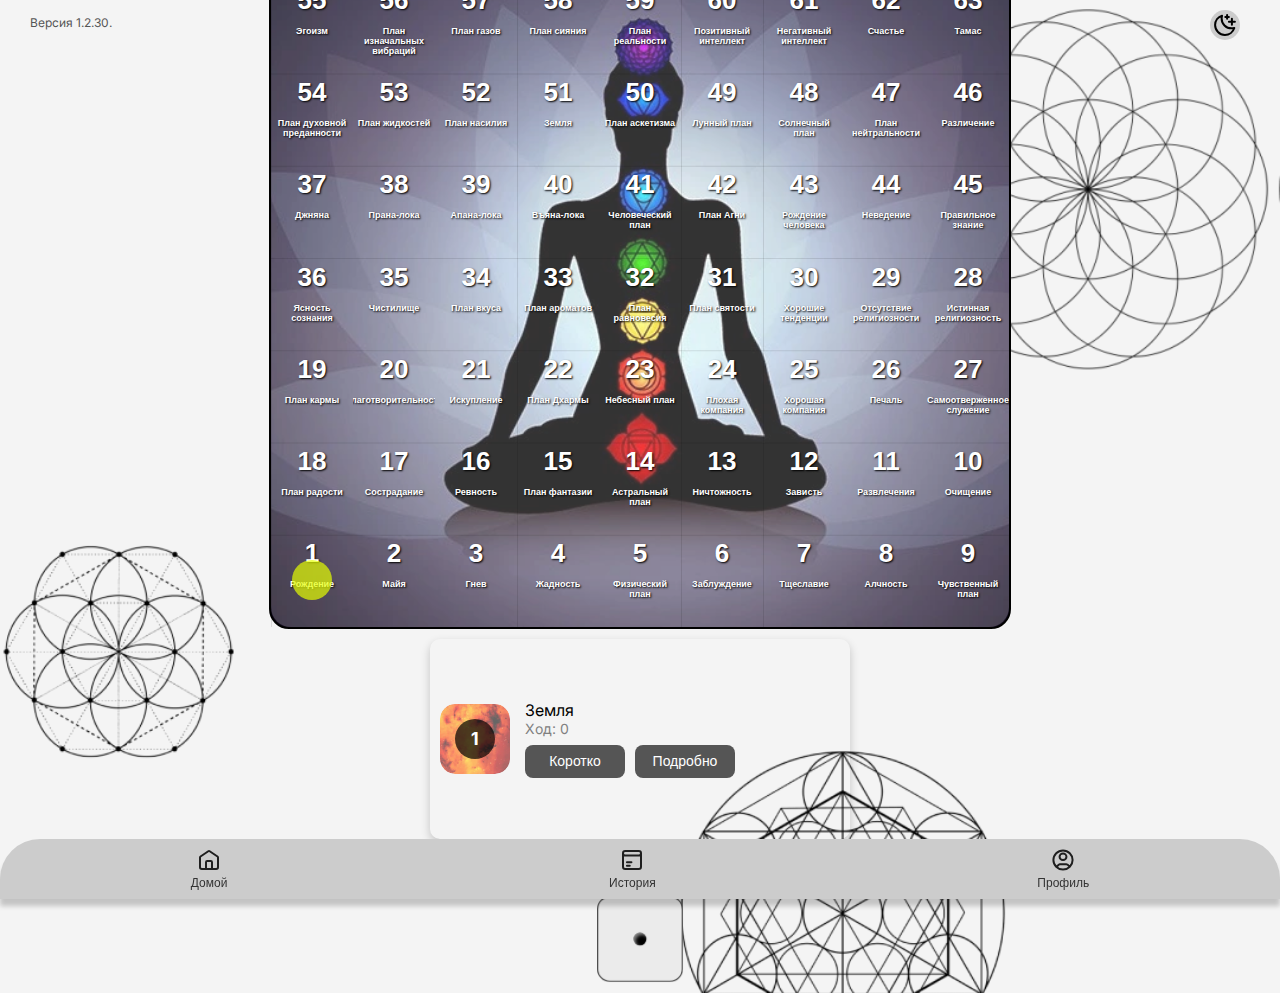
<file: index.html>
<!DOCTYPE html>
<html lang="en">
<head>
    <meta charset="UTF-8">
    <meta name="viewport" content="width=device-width, initial-scale=1.0">
    <meta name="theme-color" id="themeColor" content="#ccc">
    <title>Leela Game</title>
    <link rel="stylesheet" href="styles.css">
    <link rel="manifest" href="manifest.json">
    <link href="https://fonts.googleapis.com/css2?family=Inter:wght@300;400;500;600;700&display=swap" rel="stylesheet">
    <script src="scripts.js" defer></script>
</head>
<body>
    <div class="game-version">Версия 1.2.30.</div>
    <div class="theme-switcher">
        <label class="toggle">
            <input type="checkbox" id="themeToggle">
            <span class="slider">
                <img src="theme_icons/moon-02.svg" alt="Day" class="icon day-icon">
                <img src="theme_icons/sun-02.svg" alt="Night" class="icon night-icon">
            </span>
        </label>
    </div>  

    <div class="game-container">
        <!-- Кнопка "Начать заново" -->
        <button class="restart-button" id="restartGame">Начать заново</button>

        <!-- Игровое поле -->
        <div class="board-container">
            <div class="board" id="board"></div>
            <div class="player" id="player"></div>
        </div>      

        <!-- Лог ходов -->
        <div class="turn-info">
            <div class="icon-container">
                <img src="general/back.png" alt="Ход" class="turn-icon">
                <div class="dice-overlay" id="diceResult">1</div>
            </div>
            <div class="turn-text">
                <div class="turn-cell" id="turnName">Земля</div>
                <div class="turn-details">
                    <span id="turnNumber">Ход: 0</span>
                </div>
                <div class="turn-buttons">
                    <button class="turn-btn" id="shortBtn">Коротко</button>
                    <button class="turn-btn" id="detailedBtn">Подробно</button>
                </div>
            </div>
        </div>
    </div>

    <!-- Всплывающее окно --> 
    <div id="popup-overlay" class="popup-overlay"></div>
    <div id="popup" class="popup">
        <div class="popup-content">
            <span id="popup-close" class="popup-close">&times;</span>
            <div id="popup-text"></div>
        </div>
    </div> 

        <!-- Сообщения -->
        <div class="message-container" id="messageContainer"></div>

        <!-- Кубик -->
        <div class="controls">
            <div class="gen-container">
                <div class="contain-dice-6">
                    <div class="dice-6">
                        <ol class="die-list even-roll" data-roll="1" id="animatedDice">
                            <li class="die-item" data-side="1"><span class="dot"></span></li>
                            <li class="die-item" data-side="2"><span class="dot"></span><span class="dot"></span></li>
                            <li class="die-item" data-side="3"><span class="dot"></span><span class="dot"></span><span class="dot"></span></li>
                            <li class="die-item" data-side="4"><span class="dot"></span><span class="dot"></span><span class="dot"></span><span class="dot"></span></li>
                            <li class="die-item" data-side="5"><span class="dot"></span><span class="dot"></span><span class="dot"></span><span class="dot"></span><span class="dot"></span></li>
                            <li class="die-item" data-side="6"><span class="dot"></span><span class="dot"></span><span class="dot"></span><span class="dot"></span><span class="dot"></span><span class="dot"></span></li>
                        </ol>
                    </div>
                </div>
            </div>
        </div>


    <!-- История ходов (убран дубликат) -->
    <div id="historyModal" class="modal">
        <div class="modal-overlay"></div>
        <div class="modal-content">
            <h2>История ходов</h2>
            <div class="log">
                <table class="log-table" id="logTable">
                    <thead>
                        <tr>
                            <th>Ход</th>
                            <th>Кубик</th>
                            <th>Описание</th>
                        </tr>
                    </thead>
                    <tbody id="logBody"></tbody>
                </table>
            </div>
        </div>
        <button id="closeModal" class="close-button">
            <img src="footer_icons/chevron-down.svg" alt="Свернуть">
        </button>
    </div>

    <!-- Футер -->
    <footer class="footer">
        <button class="footer-button" id="homeButton">
            <img src="footer_icons/home-04.svg" alt="Домой" class="footer-icon">
            <span>Домой</span>
        </button>
        <button class="footer-button" id="historyButton">
            <img src="footer_icons/mail-05.svg" alt="История" class="footer-icon">
            <span>История</span>
        </button>
        <button class="footer-button" id="profileButton">
            <img src="footer_icons/user-profile-circle.svg" alt="Профиль" class="footer-icon">
            <span>Профиль</span>
        </button>
    </footer>
</body>
</html>
</file>
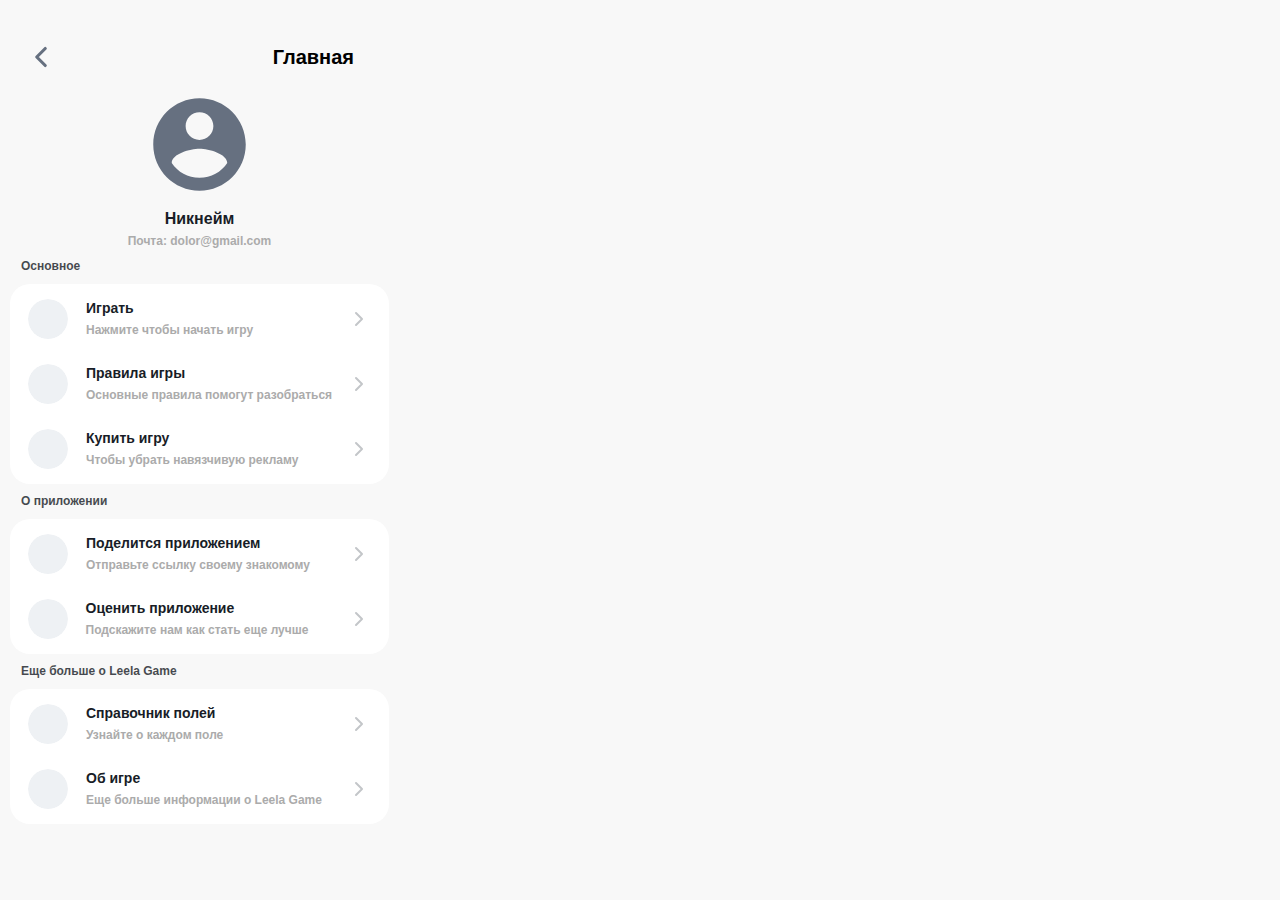
<file: main.html>
<!DOCTYPE html>
<html lang="en">
    <head>
        <meta charset="UTF-8" />
        <meta name="viewport" content="width=device-width, initial-scale=1.0" />
        <meta name="theme-color" id="themeColor" content="#ccc">
        <link rel="stylesheet" href="styles.css">
        <link rel="manifest" href="manifest.json">
        <title>Generated by Codia AI</title>
        <link href="https://fonts.googleapis.com/css2?family=Inter:wght@300;400;500;600;700&display=swap" rel="stylesheet">
        <script src="scripts.js" defer></script>       
    </head>
    <body>
        <div class="main-container">
            <div class="group">
                <div class="pic" onclick="window.location.href='index.html';" style="cursor: pointer;"></div>
                <span class="text">Главная</span>
            </div>
            <div class="box">
                <div class="img"></div>
                <div class="wrapper">
                    <span class="text-2">Никнейм</span
                    ><span class="text-3">Почта: dolor@gmail.com</span>
                </div>
                <div class="group-2"><span class="text-4">Основное</span></div>
                <div class="box-2">
                    <div class="box-3" id="playButton" style="cursor: pointer;">
                        <div class="pic-2"></div>
                        <div class="box-4">
                            <span class="text-5">Играть</span><span class="text-6">Нажмите чтобы начать игру</span>
                        </div>
                        <div class="img-2"></div>
                    </div>                                
                    <div class="box-5">
                        <div class="pic-3"></div>
                        <div class="box-6">
                            <span class="text-7">Правила игры</span
                            ><span class="text-8">Основные правила помогут разобраться</span>
                        </div>
                        <div class="pic-4"></div>
                    </div>
                    <div class="box-7">
                        <div class="img-3"></div>
                        <div class="box-8">
                            <span class="text-9">Купить игру</span
                            ><span class="text-a">Чтобы убрать навязчивую рекламу</span>
                        </div>
                        <div class="pic-5"></div>
                    </div>
                </div>
                <div class="box-9"><span class="text-b">О приложении</span></div>
                <div class="group-3">
                    <div class="wrapper-2">
                        <div class="pic-6"></div>
                        <div class="wrapper-3">
                            <span class="text-c">Поделится приложением</span
                            ><span class="text-d">Отправьте ссылку своему знакомому</span>
                        </div>
                        <div class="pic-7"></div>
                    </div>
                    <div class="wrapper-4">
                        <div class="pic-8"></div>
                        <div class="box-a">
                            <span class="text-e">Оценить приложение</span
                            ><span class="text-f">Подскажите нам как стать еще лучше</span>
                        </div>
                        <div class="pic-9"></div>
                    </div>
                </div>
                <div class="group-4">
                    <span class="text-10">Еще больше о Leela Game</span>
                </div>
                <div class="section">
                    <div class="group-5">
                        <div class="pic-a"></div>
                        <div class="box-b">
                            <span class="text-11">Справочник полей</span
                            ><span class="text-12">Узнайте о каждом поле </span>
                        </div>
                        <div class="img-4"></div>
                    </div>
                    <div class="box-c">
                        <div class="img-5"></div>
                        <div class="wrapper-5">
                            <span class="text-13">Об игре</span
                            ><span class="text-14">Еще больше информации о Leela Game</span>
                        </div>
                        <div class="img-6"></div>
                    </div>
                </div>
            </div>
        </div>
        <!-- Generated by Codia AI - https://codia.ai/ -->
    </body>
</html>
</file>
<file: styles.css>
:root { /* Тема */
    --background-color-light: #333; /* Тёмный фон теперь светлая тема */
    --background-color-dark: #f4f4f4; /* Светлый фон теперь тёмная тема */
    --text-color-light: #fff; /* Светлый текст для "светлой темы" */
    --text-color-dark: #000; /* Тёмный текст для "тёмной темы" */ 
    --primary-color-light: #333; /* Цвет основной кнопки для новой "светлой темы" */
    --primary-color-dark: #333; /* Цвет основной кнопки для новой "тёмной темы" */
    /*--modal-bg-light: #c72525;
    --modal-bg-dark: #333333;*/
    /*--theme-color-light: #a50d0d; /* Цвет строки состояния для светлой темы */
    /*--theme-color-dark: #333; /* Цвет строки состояния для темной темы */
}

.theme-switcher { /* Переключатель темы */
    position: absolute; /* Абсолютное позиционирование элемента */
    top: 10px; /* Отступ сверху от родителя */
    right: 10px; /* Отступ справа от родителя */
    font-size: 16px; /* Размер шрифта элемента */
}

.toggle { /* Переключатель темы */
    position: relative; /* Относительное позиционирование для точного размещения дочерних элементов. */
    display: inline-block;
    width: 60px; /* Размер круга */
    height: 60px; /* Размер круга */
}

.toggle input { /* Переключатель темы */
    opacity: 0; /* Скрывает чекбокс */
    width: 0;
    height: 0;
}

.slider { /* Переключатель темы */
    position: absolute;
    cursor: pointer;
    top: 0;
    left: 0;
    width: 30px; /* Размер круга */
    height: 30px; /* Размер круга */
    background-color: #ccc; /* Цвет по умолчанию */
    border-radius: 50%; /* Делаем переключатель кругом */
    display: flex;
    align-items: center; /* Центрируем содержимое по вертикали */
    justify-content: center; /* Центрируем содержимое по горизонтали */
    transition: background-color 0.4s; /* Плавный переход для смены цвета */
}

.slider .icon { /* Переключатель темы */
    width: 24px; /* Размер иконок */
    height: 24px;
}

.slider .day-icon { /* Переключатель темы */
    display: block; /* Показываем иконку солнца по умолчанию */
}

.slider .night-icon { /* Переключатель темы */
    display: none; /* Скрываем иконку луны по умолчанию */
}

.toggle input:checked + .slider { /* Переключатель темы */
    background-color: #474747; /* Цвет для тёмной темы */
}

.toggle input:checked + .slider .day-icon { /* Переключатель темы */
    display: none; /* Скрываем иконку солнца при включении */
}

.toggle input:checked + .slider .night-icon { /* Переключатель темы */
    display: block; /* Показываем иконку луны при включении */
}


html, body {
    height: 100vh; /* Делаем всю страницу на 100% высоты экрана */
    width: 100vw;  /* Гарантируем полную ширину */
    margin: 0;
    padding: 0;
}

body {
    display: flex;
    flex-direction: column;
    align-items: center;
    justify-content: center;
    background-image: url('back.png'); /* Устанавливаем фоновое изображение */
    background-repeat: no-repeat;
    background-size: cover; /* Фон заполняет весь экран */
    background-position: center; /* Центрируем изображение */
    background-attachment: fixed; /* Фиксируем фон при прокрутке */
    background-color: var(--background-color-light); /* Фон для темы */
    color: var(--text-color-light); /* Цвет текста */
    transition: background-color 0.3s, color 0.3s; /* Плавный переход тем */
}

.game-version { /* Номер версии */
    position: absolute; /* Устанавливаем абсолютное позиционирование */
    top: 10px; /* Отступ от верхнего края */
    left: 20px; /* Отступ от левого края */
    font-size: 12px; /* Размер шрифта */
    color: #555; /* Цвет текста */
    padding: 5px 10px; /* Внутренние отступы */
    border-radius: 5px; /* Скругленные углы */
    z-index: 1000; /* Поверх других элементов */
    font-family: 'Inter', sans-serif;
}

.board-container {
    border-radius: 20px;
    position: relative;
    width: 82vmin;
    height: 82vmin;
    background: url('background.webp') no-repeat center center;
    background-size: cover;
    border: 2px solid var(--text-color-light);
    margin-left: auto; /* Автоматический отступ слева */
    margin-right: auto; /* Автоматический отступ справа */
}


.board { /* Доска деление */
    display: grid; /* Использует CSS Grid Layout для упрощения размещения элементов */
    grid-template-columns: repeat(9, 1fr); /* Делит контейнер на 9 равных колонок */
    grid-template-rows: repeat(8, 1fr); /* Делит контейнер на 8 равных строк */
    gap: 0; /* Убирает отступы между элементами сетки */
    position: absolute; /* Абсолютное позиционирование внутри родительского элемента */
    width: 100%; /* Ширина элемента занимает 100% от родительского контейнера */
    height: 100%; /* Высота элемента занимает 100% от родительского контейнера */
    border-radius: 20px;
    background: rgba(255, 255, 255, 0.2); /* Полупрозрачный белый фон для сетки */
}

.board::before { /* Доска элементы */
    content: ""; /* Добавляет псевдоэлемент перед содержимым .board */
    position: absolute; /* Абсолютное позиционирование внутри элемента .board */
    top: 0; /* Располагает верхнюю границу псевдоэлемента у верхней границы родителя */
    left: 0; /* Располагает левую границу псевдоэлемента у левой границы родителя */
    right: 0; /* Располагает правую границу псевдоэлемента у правой границы родителя */
    bottom: 0; /* Располагает нижнюю границу псевдоэлемента у нижней границы родителя */
    background-image: linear-gradient(to right, rgba(0, 0, 0, 0.1) 1px, transparent 1px), linear-gradient(to bottom, rgba(0, 0, 0, 0.1) 1px, transparent 1px); /* Добавляет две перекрещивающиеся сетки для создания эффекта линий */
    background-size: calc(100% / 9) calc(100% / 8); /* Размер ячеек сетки соответствует количеству колонок и строк */
    pointer-events: none; /* Отключает возможность взаимодействия с псевдоэлементом (например, клики) */
}

.cell {
    display: flex; /* Делает ячейку гибким контейнером */
    flex-direction: column; /* Располагает текст внутри ячейки по вертикали */
    align-items: center; /* Центрирует содержимое по горизонтали */
    justify-content: flex-start; /* Центрирует содержимое по вертикали */
    text-align: center; /* Центрирует текст */
    padding: 5%; /* Внутренний отступ от границ ячейки */
    font-size: 1vmin; /* Размер шрифта текста внутри ячейки */
    font-weight: bold; /* Делает текст жирным */
    color: #fff; /* Цвет текста */
    text-shadow: 1px 1px 2px #000; /* Тень для текста */
    background: rgba(0, 0, 0, 0.0); /* Полупрозрачный фон */
    overflow: hidden; /* Убирает содержимое, выходящее за границы */
    font-family: -apple-system, BlinkMacSystemFont, 'Segoe UI', Roboto, 'Helvetica Neue', Arial, sans-serif;
}

.cell span {
    font-size: 2.9vmin; /* Размер шрифта для цифр */
}

.player {
    width: 40px; /* Устанавливает ширину игрока */
    height: 40px; /* Устанавливает высоту игрока */
    background-color: rgba(229, 255, 0, 0.696); /* Полупрозрачный желтый цвет для игрока */
    border-radius: 50%; /* Делает игрока кругом */
    position: absolute; /* Абсолютное позиционирование для точного размещения */
    transform: translate(-50%, -50%); /* Центрирует элемент относительно своей позиции */
}

.controls {
    padding: 10px;
    position: relative;
    max-width: 400px; /* Максимальная ширина, чтобы не было слишком большого растяжения */
    margin-bottom: 10px; /* Отступ снизу */
}

.log { /* История логи */
    border-radius: 20px; /* Закругляет углы контейнера доски */
    max-width: 90vmin; /* Устанавливает максимальную ширину лога */
    margin-top: 10px; /* Отступ сверху для отделения от других элементов */
    text-align: left; /* Выравнивает текст по левому краю */
    font-size: 16px; /* Размер шрифта для текста */
    overflow-y: auto; /* Добавляет прокрутку по вертикали, если содержимое превышает высоту */
    height: 100%; /* Устанавливает фиксированную высоту для лога */
    border: 1px solid var(--text-color-dark); /* Рамка с использованием темного цвета текста */
    padding: 5px; /* Внутренние отступы вокруг текста */
    background: var(--background-color-light); /* Фон с использованием переменной темы */
}

.log-table { /* История логи1 */
    width: 100%; /* Таблица занимает всю ширину родителя */
    border-collapse: collapse; /* Убирает промежутки между границами ячеек */
    text-align: left; /* Выравнивание текста по левому краю */
    font-family: 'Inter', sans-serif;
}

.log-table th, .log-table td { /* История логи2 */
    padding: 8px; /* Внутренние отступы внутри ячеек */
    font-family: 'Inter', sans-serif;
}

.log-table th { /* История логи3 */
    background-color: var(--primary-color-light); /* Фон заголовков таблицы с использованием переменной темы */
    color: var(--text-color-light); /* Цвет текста заголовков */
    border-radius: 25px; /* Закругляет углы контейнера доски */
}

/* Кнопка "Начать заново" */
.restart-button {
    display: block; /* Превращаем кнопку в блочный элемент */
    font-size: 14px; /* Размер шрифта кнопки */
    padding: 10px 20px; /* Внутренние отступы для кнопки */
    margin-top: -68px; /* Отступ сверху для отделения от других элементов */
    margin-bottom: 20px; /* Отступ снизу для отделения от других элементов */
    background-color: #5a5a5a; /* Цвет фона кнопки */
    color: rgb(205, 205, 205); /* Цвет текста кнопки */
    border: none; /* Убираем стандартную рамку кнопки */
    border-radius: 25px; /* Закругленные углы кнопки */
    cursor: pointer; /* Указывает, что кнопка кликабельна */
    transition: background-color 0.3s ease; /* Плавное изменение цвета при наведении */
    font-family: 'Inter', sans-serif;
    margin-left: auto; /* Автоматический отступ слева */
    margin-right: auto; /* Автоматический отступ справа */
}

.restart-button:hover {
    background-color: #292929; /* Темнее при наведении */
}

/* Стили для 3D кубика */
.gen-container {
    display: inline-block;
    justify-content: center; /* Центрируем кубик по горизонтали */
    position: relative;
    width: 80px;
    height: 80px;
    perspective: 600px;
}

.contain-dice-6 {
    width: 100%;
    height: 100%;
    position: relative;
    transform-style: preserve-3d;
}

.dice {
    font-size: 20px; /* Устанавливает размер шрифта для текста внутри кнопки */
    cursor: pointer; /* Указывает, что элемент кликабельный */
    padding: 10px 20px; /* Добавляет внутренние отступы вокруг текста */
    background-color: var(--primary-color-light); /* Задает фон кнопки с использованием переменной темы */
    color: var(--text-color-light); /* Цвет текста кнопки */
    border: none; /* Убирает стандартную рамку кнопки */
    border-radius: 5px; /* Закругленные углы для кнопки */
}

.dice:hover {
    background-color: #0056b3; /* Меняет фон кнопки при наведении */
}

.dice-6 {
    width: 100%;
    height: 100%;
    position: absolute;
    transform-style: preserve-3d;
    transition: transform 0.6s ease;
}

.die-list {
    width: 100%;
    height: 100%;
    margin: 0;
    padding: 0;
    list-style: none;
    position: relative;
    transform-style: preserve-3d;
}

.die-item {
    position: absolute;
    width: 100%;
    height: 100%;
    backface-visibility: hidden;
    background: #ebebeb; /* Цвет кубика */
    border: 1px solid #323232; /* Цвет границы кубика */
    border-radius: 12px; /* Закругленные углы, если нужны */
    box-sizing: border-box;
    transform: translateZ(40px); /* Позиционируем грани в 3D-пространстве */
}

.die-item[data-side="1"] { transform: rotateX(0deg) translateZ(40px); }
.die-item[data-side="2"] { transform: rotateY(180deg) translateZ(40px); }
.die-item[data-side="3"] { transform: rotateY(-90deg) translateZ(40px); }
.die-item[data-side="4"] { transform: rotateY(90deg) translateZ(40px); }
.die-item[data-side="5"] { transform: rotateX(-90deg) translateZ(40px); }
.die-item[data-side="6"] { transform: rotateX(90deg) translateZ(40px); }

.dot {
    position: absolute;
    width: 12px; /* Размер точки */
    height: 12px;
    border-radius: 50%; /* Круглая форма */
    background: radial-gradient(circle, #000 100%, #333); /* Градиент для вдавленного вида */
    box-shadow: inset 2px 2px 3px rgba(255, 255, 255, 0.5); /* Внутренняя тень */
}

/* Расположение точек для каждой грани */
.die-item[data-side="1"] .dot { top: 50%; left: 50%; transform: translate(-50%, -50%); }
.die-item[data-side="2"] .dot:nth-child(1) { top: 20%; left: 20%; transform: translate(-50%, -50%); }
.die-item[data-side="2"] .dot:nth-child(2) { top: 80%; left: 80%; transform: translate(-50%, -50%); }
.die-item[data-side="3"] .dot:nth-child(1) { top: 20%; left: 20%; transform: translate(-50%, -50%); }
.die-item[data-side="3"] .dot:nth-child(2) { top: 50%; left: 50%; transform: translate(-50%, -50%); }
.die-item[data-side="3"] .dot:nth-child(3) { top: 80%; left: 80%; transform: translate(-50%, -50%); }
.die-item[data-side="4"] .dot:nth-child(1) { top: 20%; left: 20%; transform: translate(-50%, -50%); }
.die-item[data-side="4"] .dot:nth-child(2) { top: 20%; left: 80%; transform: translate(-50%, -50%); }
.die-item[data-side="4"] .dot:nth-child(3) { top: 80%; left: 20%; transform: translate(-50%, -50%); }
.die-item[data-side="4"] .dot:nth-child(4) { top: 80%; left: 80%; transform: translate(-50%, -50%); }
.die-item[data-side="5"] .dot:nth-child(1) { top: 20%; left: 20%; transform: translate(-50%, -50%); }
.die-item[data-side="5"] .dot:nth-child(2) { top: 20%; left: 80%; transform: translate(-50%, -50%); }
.die-item[data-side="5"] .dot:nth-child(3) { top: 50%; left: 50%; transform: translate(-50%, -50%); }
.die-item[data-side="5"] .dot:nth-child(4) { top: 80%; left: 20%; transform: translate(-50%, -50%); }
.die-item[data-side="5"] .dot:nth-child(5) { top: 80%; left: 80%; transform: translate(-50%, -50%); }
.die-item[data-side="6"] .dot:nth-child(1) { top: 20%; left: 20%; transform: translate(-50%, -50%); }
.die-item[data-side="6"] .dot:nth-child(2) { top: 50%; left: 20%; transform: translate(-50%, -50%); }
.die-item[data-side="6"] .dot:nth-child(3) { top: 80%; left: 20%; transform: translate(-50%, -50%); }
.die-item[data-side="6"] .dot:nth-child(4) { top: 20%; left: 80%; transform: translate(-50%, -50%); }
.die-item[data-side="6"] .dot:nth-child(5) { top: 50%; left: 80%; transform: translate(-50%, -50%); }
.die-item[data-side="6"] .dot:nth-child(6) { top: 80%; left: 80%; transform: translate(-50%, -50%); }

.die-list { transition: transform 0.6s ease; }


.die-list { /* Анимация броска */
    transition: transform 0.6s ease; /* Добавляет плавный переход для вращения кубика */
}

.die-list[data-roll="1"] { transform: rotateX(0deg) rotateY(0deg); }
.die-list[data-roll="2"] { transform: rotateY(180deg); }
.die-list[data-roll="4"] { transform: rotateY(-90deg); }
.die-list[data-roll="3"] { transform: rotateY(90deg); }
.die-list[data-roll="6"] { transform: rotateX(-90deg); }
.die-list[data-roll="5"] { transform: rotateX(90deg); }

.trail { /* Шлейф после броска */
    width: 40px; /* Размер шлейфа совпадает с размером игрока */
    height: 40px;
    background-color: rgba(255, 183, 0, 0.3); /* Полупрозрачный красный цвет */
    border-radius: 50%; /* Круглый элемент */
    position: absolute;
    transform: translate(-50%, -50%);
    pointer-events: none; /* Шлейф не мешает кликам */
    animation: fadeOut 2.5s ease-out forwards; /* Анимация исчезновения */
}

@keyframes fadeOut {
    0% {
        opacity: 1;
    }
    100% {
        opacity: 0;
    }
}

.footer {
    position: fixed; /* Фиксируем футер внизу экрана */
    bottom: 1px; /* Отступ от нижнего края экрана */
    left: 50%; /* Центрируем футер по горизонтали */
    transform: translateX(-50%); /* Для точного центрирования */
    width: 100%; /* Задаём ширину футера */
    height: 60px; /* Высота футера */
    background-color: var(--footer-bg-light); /* Цвет по умолчанию */
    color: var(--footer-text-light); /* Цвет текста по умолчанию */
    border-radius: 40px 40px 0 0; /* Закругление только сверху */
    box-shadow: 0 7px 5px rgba(0, 0, 0, 0.2); /* Добавляем тень */
    display: flex; /* Flexbox для размещения содержимого */
    justify-content: space-around; /* Равномерное распределение кнопок */
    align-items: center; /* Центрируем кнопки по вертикали */
    z-index: 100; /* Поверх других элементов */
/* padding: 0 10px; /* Внутренние отступы */
    transition: background-color 0.4s, color 0.4s; /* Плавный переход для цвета */
}

.footer-button {
    background: none; /* Убираем стандартный фон кнопок */
    border: none; /* Убираем рамку кнопок */
    cursor: pointer; /* Указатель мыши при наведении */
    text-align: center; /* Текст под иконкой */
    display: flex; /* Flexbox для расположения текста и иконки */
    flex-direction: column; /* Иконка сверху, текст снизу */
    align-items: center; /* Центрируем содержимое кнопки */
    justify-content: center; /* Центрируем содержимое кнопки */
    font-size: 16px; /* Размер текста */
    color: inherit; /* Используем цвет текста футера */
    font-family: -apple-system, BlinkMacSystemFont, 'Segoe UI', Roboto, 'Helvetica Neue', Arial, sans-serif;
}

.footer-icon {
    width: 24px; /* Ширина иконки */
    height: 24px; /* Высота иконки */
    filter: invert(16%) sepia(0%) saturate(0%) hue-rotate(0deg) brightness(75%);    margin-bottom: 4px; /* Отступ между иконкой и текстом */
}

.footer-button:hover .footer-icon {
    filter: invert(25%) sepia(0%) saturate(0%) hue-rotate(0deg) brightness(100%);
}

.footer-button span {
    font-size: 12px; /* Размер текста под иконкой */
}

.modal {
    background-color: var(--modal-bg-light);
}

body.dark-mode .modal {
    background-color: var(--modal-bg-dark);
}
/* Основной стиль модального окна */
.modal {
    position: fixed;
    bottom: -100%; /* Скрыто за пределами экрана */
    left: 0;
    width: 100%;
    height: 75vh; /* Высота окна 75% от высоты экрана */
    background-color: rgb(240, 240, 240); /* Светло-серый фон окна */
    box-shadow: 0 -4px 10px rgba(0, 0, 0, 0.2); /* Тень для эффекта подъёма */
    border-top-left-radius: 20px;
    border-top-right-radius: 20px;
    transition: bottom 0.3s ease-in-out; /* Анимация появления */
    z-index: 1000; /* Поверх overlay */
    display: flex; /* Flexbox для управления размещением */
    overflow: hidden; /* Обрезает содержимое за закруглениями */
    flex-direction: column; /* Элементы располагаются вертикально */
}

/* Содержимое модального окна */
.modal-content {
    padding: 20px;
    text-align: center;
    flex: 1; /* Занимает всё доступное пространство, оставляя место для кнопки */
    overflow-y: auto; /* Прокрутка содержимого, если его больше окна */
    z-index: 2; /* Поверх overlay */
}

/* Кнопка "Свернуть" */
.close-button {
    background: none;
    border: none;
    cursor: pointer;
    width: 40px;
    height: 40px;
    margin: 10px auto; /* Центрируем кнопку горизонтально */
    display: block;
    text-align: center;
    align-self: center; /* Центрируем кнопку внутри flex-контейнера */
    z-index: 2; /* Поверх overlay */
}

/* Затемнение фона (overlay) */
.modal-overlay {
    position: absolute;
    top: 0;
    left: 0;
    width: 100%;
    height: 100%;
    background-color: rgba(0, 0, 0, 0.5); /* Полупрозрачный тёмный фон */
    z-index: 1; /* Под контентом модального окна */
}

/*Затемнение фона при открытом модальном окне*/
body.modal-open::before {
    content: '';
    position: fixed;
    top: 0;
    left: 0;
    width: 100%;
    height: 100%;
    background-color: rgba(0, 0, 0, 0.5); /* Тёмный фон при открытии модального окна */
    z-index: 999; /* Затемнение под модальным окном */
}

/* Добавьте эти стили в ваш CSS файл */
.modal-content {
    display: flex;
    flex-direction: column;
    max-height: 80vh;
    overflow-y: auto;
}

.modal-content h2 {
    margin-bottom: 20px;
    text-align: center;
    font-size: 16px; /* Размер текста под иконкой */
    font-family: 'Inter', sans-serif;
}

.log {
    flex-grow: 1; /* Позволяет истории занимать доступное пространство */
    overflow-y: auto; /* Добавляет прокрутку, если контент выходит за границы */
    max-height: 60vh; /* Ограничивает высоту истории ходов */
}

/* Обновленные стили для таблицы логов */
.log-table {
    width: 100%;
    border-collapse: collapse;
    border-spacing: 0;
}

.log-table th,
.log-table td {
    padding: 8px;
    text-align: left;
    border: none; /* Убираем границы ячеек */
}

/* Стиль для заголовка таблицы */
.log-table thead {
    position: sticky;
    top: 0;
    z-index: 10;
}

/* Делаем одну строку для заголовка */
.log-table thead tr {
    display: flex;
    width: 100%;
}

/* Задаем ширину для каждой колонки заголовка */
.log-table thead th {
    flex: 1;
}

/* Первая колонка (Ход) поменьше */
.log-table thead th:first-child {
    flex: 0.5;
}

/* Последняя колонка (Описание) побольше */
.log-table thead th:last-child {
    flex: 2;
}

/* Стили для тела таблицы */
.log-table tbody tr {
    display: flex;
    width: 100%;
    border-bottom: 1px solid rgba(0, 0, 0, 0.1); /* Тонкая линия между строками */
}

.log-table tbody td {
    flex: 1;
}

/* Соответствующие пропорции для ячеек тела таблицы */
.log-table tbody td:first-child {
    flex: 0.5;
}

.log-table tbody td:last-child {
    flex: 2;
}

/* Чередующийся цвет строк */
.log-table tbody tr:nth-child(even) {
    background-color: rgba(0, 0, 0, 0.05);
}


/* Стили для окна с текущим ходом */
.turn-info {
    display: flex;
    align-items: center;
    --primary-color-light: #333; /* Цвет основной кнопки для новой "светлой темы" */
    --primary-color-dark: #333; /* Цвет основной кнопки для новой "тёмной темы" */
    border-radius: 10px;
    margin: 10px auto; /* Центрирование блока */
    padding: 10px;
    box-shadow: 0 4px 10px rgba(0, 0, 0, 0.2);
    width: 77vmin;
    height: 20vmin;
    position: relative;
    justify-content: flex-start;
    width: 79vw; /* 80% ширины экрана */
    max-width: 400px; /* Максимальная ширина, чтобы не было слишком большого растяжения */
    font-family: 'Inter', sans-serif;
}

.turn-icon {
    width: 100%;
    height: 100%;
    object-fit: cover;
    border-radius: 15px;
}

.icon-container {
    position: relative;
    width: 70px; /* Размер картинки */
    height: 70px;
    border-radius: 15px;
    overflow: hidden;
}

.dice-overlay {
    position: absolute;
    top: 50%;
    left: 50%;
    transform: translate(-50%, -50%); /* Центрируем текст внутри картинки */
    background: rgba(0, 0, 0, 0.7);
    color: white;
    font-weight: bold;
    font-size: 18px;
    padding: -1px 10px;
    border-radius: 50%;
    text-align: center;
    width: 40px;
    height: 40px;
    display: flex;
    align-items: center;
    justify-content: center;
}

.turn-text {
    display: flex;
    flex-direction: column; /* Название сверху, ход под ним */
    justify-content: center;
    align-items: flex-start; /* Выравниваем текст влево */
    margin-left: 15px; /* Отступ слева от картинки */
}

.turn-name {
    font-weight: bold;
    font-size: 16px;
}

.turn-details {
    font-size: 14px;
    color: gray;
}

.dice-result {
    background: rgba(0, 0, 0, 0.1);
    padding: 8px 12px;
    border-radius: 12px;
    font-weight: bold;
    font-size: 14px;
    position: absolute;
    right: 10px;
    bottom: 10px;
}


.turn-buttons {
    display: flex;
    gap: 10px; /* Расстояние между кнопками */
    margin-top: 8px; /* Отступ сверху от текста */
    }

.turn-btn {
    background-color: #555;
    color: white;
    width: 100px;
    height: 33px;
    border: none;
    padding: 5px 12px;
    border-radius: 8px;
    font-size: 14px;
    cursor: pointer;
    transition: background 0.3s;
    font-family: -apple-system, BlinkMacSystemFont, 'Segoe UI', Roboto, 'Helvetica Neue', Arial, sans-serif;
}

.turn-btn:hover {
    background-color: #777;
}


.message-container {
    display: flex;
    align-items: center; /* Вертикальное выравнивание по центру */
    justify-content: center; /* Горизонтальное выравнивание по центру */
    --primary-color-light: #333; /* Цвет основной кнопки для новой "светлой темы" */
    --primary-color-dark: #333; /* Цвет основной кнопки для новой "тёмной темы" */
    border-radius: 20px;
    padding: 20px;
    position: relative;
    font-family: 'Inter', sans-serif;
    height: 30px; /* Фиксированная высота контейнера */
    box-sizing: border-box; /* Чтобы padding не увеличивал размеры контейнера */
    visibility: visible; /* Контейнер всегда видимый */
}

.message-container .message {
    display: block;
    visibility: hidden; /* Скрываем текст, когда он отсутствует */
}

/* Когда текст появляется */
.message-container .message:not(:empty) {
    visibility: visible;
}
    
/* Стили для overlay */
.popup-overlay {
    display: none;
    position: fixed;
    top: 0;
    left: 0;
    width: 100%;
    height: 100%;
    background: rgba(0, 0, 0, 0.5);
    z-index: 999;
}

/* Стили для всплывающего окна */
.popup {
    display: none;
    position: fixed;
    top: -100%; /* Изначально скрыто сверху */
    left: 50%;
    transform: translateX(-50%);
    background: var(--background-color-light); /* Фон с использованием переменной темы */
    --text-color-light: #fff; /* Светлый текст для "светлой темы" */
    --text-color-dark: #202020; /* Тёмный текст для "тёмной темы" */ 
    box-shadow: 0 4px 8px rgba(0, 0, 0);
    padding: 15px;
    border-radius: 8px;
    min-width: 320px; /* Минимальная ширина 300px */
    max-width: 400px; /* Максимальная ширина 400px */
    min-height: 550px; /* Минимальная высота 300px */
    max-height: 600px; /* Максимальная высота 500px (можно убрать, если не нужно) */
    z-index: 2000;
    transition: top 0.3s ease-in-out;
    overflow: auto; /* Добавляем прокрутку, если содержимое выходит за границы */
}

.popup-content {
    position: relative;
}

.popup-close {
    position: absolute;
    top: 1px;  /* Отступ сверху */
    right: 10px;  /* Отступ справа */
    font-size: 25px;
    cursor: pointer;
    z-index: 10;  /* Убедитесь, что кнопка закрытия поверх контента */
}

.popup-text {
    font-size: 16px;
    --text-color-light: #fff; /* Светлый текст для "светлой темы" */
    --text-color-dark: #2d2d2d; /* Тёмный текст для "тёмной темы" */ 
    /*font-family: -apple-system, BlinkMacSystemFont, 'Segoe UI', Roboto, 'Helvetica Neue', Arial, sans-serif;*/
    font-family: 'Inter', sans-serif;
    margin-top: 12px;
    line-height: 1.5; /* Интервал между строками 1.15 */
    text-align: justify; /* Выравнивание текста по ширине */
    text-justify: inter-word; /* Улучшенное выравнивание слов */
}

.popup-text p {
    margin-bottom: 10px; /* Отступ между абзацами */
    text-indent: 20px; /* Отступ первой строки абзаца */
    margin-top: 10px; /* Отступ сверху */
}


/* Main*/

/* Для мобильных устройств с экранами до 480px */
@media (max-width: 500px) {
    .main-container {
        width: 100%;
        padding: 0px;
    }

    .group {
        flex-direction: column;  /* Размещение элементов в колонку */
        margin: 10px 0;
    }

    .pic {
        width: 50px;
        height: 50px;
    }

    .text {
        font-size: 18px;
    }

    .box {
        width: 100%;
        margin: 20px 0;
    }

    .img {
        width: 80px;
        height: 80px;
    }
}

.main-container,
.main-container * {
    box-sizing: border-box;
}

input,
select,
textarea,
button {
    outline: 0;
}

.main-container {
    position: fixed;
    width: 100%;
    height: 100%;
    margin: 0 auto;
    background: #f8f8f8;
    overflow: hidden;
    border-radius: 0px;
    /*box-shadow: 0 20px 104px 0 rgba(0, 0, 0, 0.1);*/
}
.group {
    display: flex;
    align-items: center;
    justify-content: space-between;
    flex-wrap: nowrap;
    position: relative;
    width: 330px;
    margin: 40px 0 0 24px;
    z-index: 56;
    flex-direction: row;
}
.pic {
    flex-shrink: 0;
    position: relative;
    width: 34px;
    height: 34px;
    background: url(./assets/images/icons_left.svg)
        no-repeat center;
    background-size: cover;
    z-index: 57;
    overflow: hidden;
}
.text {
    flex-shrink: 0;
    flex-basis: auto;
    position: relative;
    height: 19px;
    color: #000000;
    font-family: 'Open Sans', sans-serif; ;
    font-size: 20px;
    font-weight: 700;
    line-height: 19px;
    text-align: left;
    white-space: nowrap;
    z-index: 58;
}
.box {
    display: flex;
    flex-direction: column;
    align-items: center;
    justify-content: center;
    flex-wrap: nowrap;
    gap: 10px;
    position: relative;
    width: 379px;
    margin: 15px 0 0 10px;
}
.img {
    flex-shrink: 0;
    position: relative;
    width: 111px;
    height: 111px;
    background: url(./assets/images/account.svg)
        no-repeat center;
    background-size: cover;
    z-index: 1;
    overflow: hidden;
}
.wrapper {
    flex-shrink: 0;
    position: relative;
    width: 209px;
    height: 39px;
    font-size: 0px;
    z-index: 2;
}
.text-2 {
    display: flex;
    align-items: flex-start;
    justify-content: center;
    position: relative;
    width: 71px;
    height: 18px;
    margin: 0 0 0 69px;
    color: #181d27;
    font-family: 'Open Sans', sans-serif; ;
    font-size: 16px;
    font-weight: 600;
    line-height: 18px;
    text-align: center;
    white-space: nowrap;
    z-index: 3;
}
.text-3 {
    display: flex;
    align-items: flex-start;
    justify-content: center;
    position: relative;
    width: 209px;
    height: 15px;
    margin: 6px 0 0 0;
    color: #ababab;
    font-family: 'Open Sans', sans-serif; ;
    font-size: 12px;
    font-weight: 600;
    line-height: 15px;
    text-align: center;
    white-space: nowrap;
    z-index: 4;
}
.group-2 {
    flex-shrink: 0;
    position: relative;
    width: 357px;
    height: 15px;
    z-index: 5;
}
.text-4 {
    display: flex;
    align-items: flex-start;
    justify-content: flex-start;
    position: absolute;
    height: 15px;
    top: 0;
    left: 0;
    color: #181d27;
    font-family: 'Open Sans', sans-serif; ;
    font-size: 12px;
    font-weight: 600;
    line-height: 15px;
    text-align: left;
    white-space: nowrap;
    opacity: 0.8;
    z-index: 6;
}
.box-2 {
    display: flex;
    flex-direction: column;
    align-items: center;
    justify-content: center;
    flex-wrap: nowrap;
    flex-shrink: 0;
    gap: 25px;
    position: relative;
    width: 379px;
    padding: 15px 20px 15px 20px;
    background: #ffffff;
    z-index: 7;
    border-radius: 20px;
}
.box-3 {
    display: flex;
    align-items: center;
    justify-content: space-between;
    flex-wrap: nowrap;
    flex-shrink: 0;
    position: relative;
    width: 343px;
    z-index: 8;
}
.pic-2 {
    flex-shrink: 0;
    position: relative;
    width: 40px;
    height: 40px;
    background: url(./assets/images/ellipse.svg)
        no-repeat center;
    background-size: cover;
    z-index: 9;
    border-radius: 50%;
}
.box-4 {
    display: flex;
    flex-direction: column;
    align-items: flex-start;
    justify-content: space-between;
    flex-wrap: nowrap;
    flex-shrink: 0;
    position: relative;
    width: 243px;
    height: 38px;
    z-index: 10;
}
.text-5 {
    flex-shrink: 0;
    flex-basis: auto;
    position: relative;
    height: 18px;
    color: #181d27;
    font-family: 'Open Sans', sans-serif; ;
    font-size: 14px;
    font-weight: 600;
    line-height: 17.57px;
    text-align: left;
    white-space: nowrap;
    z-index: 11;
}
.text-6 {
    flex-shrink: 0;
    flex-basis: auto;
    position: relative;
    height: 15px;
    color: #ababab;
    font-family: 'Open Sans', sans-serif; ;
    font-size: 12px;
    font-weight: 600;
    line-height: 15px;
    text-align: left;
    white-space: nowrap;
    z-index: 12;
}
.img-2 {
    flex-shrink: 0;
    position: relative;
    width: 24px;
    height: 24px;
    background: url(./assets/images/icons_right.svg)
        no-repeat center;
    background-size: 100% 100%;
    z-index: 13;
    overflow: hidden;
}
.box-5 {
    display: flex;
    align-items: center;
    justify-content: space-between;
    flex-wrap: nowrap;
    flex-shrink: 0;
    position: relative;
    width: 343px;
    z-index: 14;
}
.pic-3 {
    flex-shrink: 0;
    position: relative;
    width: 40px;
    height: 40px;
    background: url(./assets/images/ellipse.svg)
        no-repeat center;
    background-size: cover;
    z-index: 15;
    border-radius: 50%;
}
.box-6 {
    display: flex;
    flex-direction: column;
    align-items: flex-start;
    flex-wrap: nowrap;
    flex-shrink: 0;
    gap: 5px;
    position: relative;
    width: 243px;
    z-index: 16;
}
.text-7 {
    flex-shrink: 0;
    flex-basis: auto;
    position: relative;
    height: 18px;
    color: #181d27;
    font-family: 'Open Sans', sans-serif; ;
    font-size: 14px;
    font-weight: 600;
    line-height: 17.57px;
    text-align: left;
    white-space: nowrap;
    z-index: 17;
}
.text-8 {
    flex-shrink: 0;
    flex-basis: auto;
    position: relative;
    height: 15px;
    color: #ababab;
    font-family: 'Open Sans', sans-serif; ;
    font-size: 12px;
    font-weight: 600;
    line-height: 15px;
    text-align: left;
    white-space: nowrap;
    z-index: 18;
}
.pic-4 {
    flex-shrink: 0;
    position: relative;
    width: 24px;
    height: 24px;
    background: url(./assets/images/icons_right.svg)
        no-repeat center;
    background-size: 100% 100%;
    z-index: 19;
    overflow: hidden;
}
.box-7 {
    display: flex;
    align-items: center;
    justify-content: space-between;
    flex-wrap: nowrap;
    flex-shrink: 0;
    position: relative;
    width: 343px;
    z-index: 20;
}
.img-3 {
    flex-shrink: 0;
    position: relative;
    width: 40px;
    height: 40px;
    background: url(./assets/images/ellipse.svg)
        no-repeat center;
    background-size: cover;
    z-index: 21;
    border-radius: 50%;
}
.box-8 {
    display: flex;
    flex-direction: column;
    align-items: flex-start;
    flex-wrap: nowrap;
    flex-shrink: 0;
    gap: 5px;
    position: relative;
    width: 243px;
    z-index: 22;
}
.text-9 {
    flex-shrink: 0;
    flex-basis: auto;
    position: relative;
    height: 18px;
    color: #181d27;
    font-family: 'Open Sans', sans-serif; ;
    font-size: 14px;
    font-weight: 600;
    line-height: 17.57px;
    text-align: left;
    white-space: nowrap;
    z-index: 23;
}
.text-a {
    flex-shrink: 0;
    flex-basis: auto;
    position: relative;
    height: 15px;
    color: #ababab;
    font-family: 'Open Sans', sans-serif; ;
    font-size: 12px;
    font-weight: 600;
    line-height: 15px;
    text-align: left;
    white-space: nowrap;
    z-index: 24;
}
.pic-5 {
    flex-shrink: 0;
    position: relative;
    width: 24px;
    height: 24px;
    background: url(./assets/images/icons_right.svg)
        no-repeat center;
    background-size: 100% 100%;
    z-index: 25;
    overflow: hidden;
}
.box-9 {
    flex-shrink: 0;
    position: relative;
    width: 357px;
    height: 15px;
    z-index: 26;
}
.text-b {
    display: flex;
    align-items: flex-start;
    justify-content: flex-start;
    position: absolute;
    height: 15px;
    top: 0;
    left: 0;
    color: #181d27;
    font-family: 'Open Sans', sans-serif; ;
    font-size: 12px;
    font-weight: 600;
    line-height: 15px;
    text-align: left;
    white-space: nowrap;
    opacity: 0.8;
    z-index: 27;
}
.group-3 {
    display: flex;
    flex-direction: column;
    align-items: center;
    justify-content: center;
    flex-wrap: nowrap;
    flex-shrink: 0;
    gap: 25px;
    position: relative;
    width: 379px;
    padding: 15px 20px 15px 20px;
    background: #ffffff;
    z-index: 28;
    border-radius: 20px;
}
.wrapper-2 {
    display: flex;
    align-items: center;
    justify-content: space-between;
    flex-wrap: nowrap;
    flex-shrink: 0;
    position: relative;
    width: 343px;
    z-index: 29;
}
.pic-6 {
    flex-shrink: 0;
    position: relative;
    width: 40px;
    height: 40px;
    background: url(./assets/images/ellipse.svg)
        no-repeat center;
    background-size: cover;
    z-index: 30;
    border-radius: 50%;
}
.wrapper-3 {
    display: flex;
    flex-direction: column;
    align-items: flex-start;
    flex-wrap: nowrap;
    flex-shrink: 0;
    gap: 5px;
    position: relative;
    width: 243px;
    z-index: 31;
}
.text-c {
    flex-shrink: 0;
    flex-basis: auto;
    position: relative;
    height: 18px;
    color: #181d27;
    font-family: 'Open Sans', sans-serif; ;
    font-size: 14px;
    font-weight: 600;
    line-height: 17.57px;
    text-align: left;
    white-space: nowrap;
    z-index: 32;
}
.text-d {
    display: flex;
    align-items: flex-start;
    justify-content: flex-start;
    flex-shrink: 0;
    flex-basis: auto;
    position: relative;
    width: 243px;
    height: 15px;
    color: #ababab;
    font-family: 'Open Sans', sans-serif; ;
    font-size: 12px;
    font-weight: 600;
    line-height: 15px;
    text-align: left;
    white-space: nowrap;
    z-index: 33;
}
.pic-7 {
    flex-shrink: 0;
    position: relative;
    width: 24px;
    height: 24px;
    background: url(./assets/images/icons_right.svg)
        no-repeat center;
    background-size: 100% 100%;
    z-index: 34;
    overflow: hidden;
}
.wrapper-4 {
    display: flex;
    align-items: center;
    justify-content: space-between;
    flex-wrap: nowrap;
    flex-shrink: 0;
    position: relative;
    width: 343px;
    z-index: 35;
}
.pic-8 {
    flex-shrink: 0;
    position: relative;
    width: 40px;
    height: 40px;
    background: url(./assets/images/ellipse.svg)
        no-repeat center;
    background-size: cover;
    z-index: 36;
    border-radius: 50%;
}
.box-a {
    display: flex;
    flex-direction: column;
    align-items: flex-start;
    flex-wrap: nowrap;
    flex-shrink: 0;
    gap: 5px;
    position: relative;
    width: 244px;
    z-index: 37;
}
.text-e {
    flex-shrink: 0;
    flex-basis: auto;
    position: relative;
    height: 18px;
    color: #181d27;
    font-family: 'Open Sans', sans-serif; ;
    font-size: 14px;
    font-weight: 600;
    line-height: 17.57px;
    text-align: left;
    white-space: nowrap;
    z-index: 38;
}
.text-f {
    flex-shrink: 0;
    flex-basis: auto;
    position: relative;
    height: 15px;
    color: #ababab;
    font-family: 'Open Sans', sans-serif; ;
    font-size: 12px;
    font-weight: 600;
    line-height: 15px;
    text-align: left;
    white-space: nowrap;
    z-index: 39;
}
.pic-9 {
    flex-shrink: 0;
    position: relative;
    width: 24px;
    height: 24px;
    background: url(./assets/images/icons_right.svg)
        no-repeat center;
    background-size: 100% 100%;
    z-index: 40;
    overflow: hidden;
}
.group-4 {
    flex-shrink: 0;
    position: relative;
    width: 357px;
    height: 15px;
    z-index: 41;
}
.text-10 {
    display: flex;
    align-items: flex-start;
    justify-content: flex-start;
    position: absolute;
    height: 15px;
    top: 0;
    left: 0;
    color: #181d27;
    font-family: 'Open Sans', sans-serif; ;
    font-size: 12px;
    font-weight: 600;
    line-height: 15px;
    text-align: left;
    white-space: nowrap;
    opacity: 0.8;
    z-index: 42;
}
.section {
    display: flex;
    flex-direction: column;
    align-items: center;
    justify-content: center;
    flex-wrap: nowrap;
    flex-shrink: 0;
    gap: 25px;
    position: relative;
    width: 379px;
    padding: 15px 20px 15px 20px;
    background: #ffffff;
    z-index: 43;
    border-radius: 20px;
}
.group-5 {
    display: flex;
    align-items: center;
    justify-content: space-between;
    flex-wrap: nowrap;
    flex-shrink: 0;
    position: relative;
    width: 343px;
    z-index: 44;
}
.pic-a {
    flex-shrink: 0;
    position: relative;
    width: 40px;
    height: 40px;
    background: url(./assets/images/ellipse.svg)
        no-repeat center;
    background-size: cover;
    z-index: 45;
    border-radius: 50%;
}
.box-b {
    display: flex;
    flex-direction: column;
    align-items: flex-start;
    flex-wrap: nowrap;
    flex-shrink: 0;
    gap: 5px;
    position: relative;
    width: 243px;
    z-index: 46;
}
.text-11 {
    flex-shrink: 0;
    flex-basis: auto;
    position: relative;
    height: 18px;
    color: #181d27;
    font-family: 'Open Sans', sans-serif; ;
    font-size: 14px;
    font-weight: 600;
    line-height: 17.57px;
    text-align: left;
    white-space: nowrap;
    z-index: 47;
}
.text-12 {
    flex-shrink: 0;
    flex-basis: auto;
    position: relative;
    height: 15px;
    color: #ababab;
    font-family: 'Open Sans', sans-serif; ;
    font-size: 12px;
    font-weight: 600;
    line-height: 15px;
    text-align: left;
    white-space: nowrap;
    z-index: 48;
}
.img-4 {
    flex-shrink: 0;
    position: relative;
    width: 24px;
    height: 24px;
    background: url(./assets/images/icons_right.svg)
        no-repeat center;
    background-size: 100% 100%;
    z-index: 49;
    overflow: hidden;
}
.box-c {
    display: flex;
    align-items: center;
    justify-content: space-between;
    flex-wrap: nowrap;
    flex-shrink: 0;
    position: relative;
    width: 343px;
    z-index: 50;
}
.img-5 {
    flex-shrink: 0;
    position: relative;
    width: 40px;
    height: 40px;
    background: url(./assets/images/ellipse.svg)
        no-repeat center;
    background-size: cover;
    z-index: 51;
    border-radius: 50%;
}
.wrapper-5 {
    display: flex;
    flex-direction: column;
    align-items: flex-start;
    flex-wrap: nowrap;
    flex-shrink: 0;
    gap: 5px;
    position: relative;
    width: 243px;
    z-index: 52;
}
.text-13 {
    flex-shrink: 0;
    flex-basis: auto;
    position: relative;
    height: 18px;
    color: #181d27;
    font-family: 'Open Sans', sans-serif; ;
    font-size: 14px;
    font-weight: 600;
    line-height: 17.57px;
    text-align: left;
    white-space: nowrap;
    z-index: 53;
}
.text-14 {
    flex-shrink: 0;
    flex-basis: auto;
    position: relative;
    height: 15px;
    color: #ababab;
    font-family: 'Open Sans', sans-serif; ;
    font-size: 12px;
    font-weight: 600;
    line-height: 15px;
    text-align: left;
    white-space: nowrap;
    z-index: 54;
}
.img-6 {
    flex-shrink: 0;
    position: relative;
    width: 24px;
    height: 24px;
    background: url(./assets/images/icons_right.svg)
        no-repeat center;
    background-size: 100% 100%;
    z-index: 55;
    overflow: hidden;
}

#playButton {
    position: relative;
    z-index: 10; /* Обеспечивает, что элемент будет поверх других */
}
</file>
